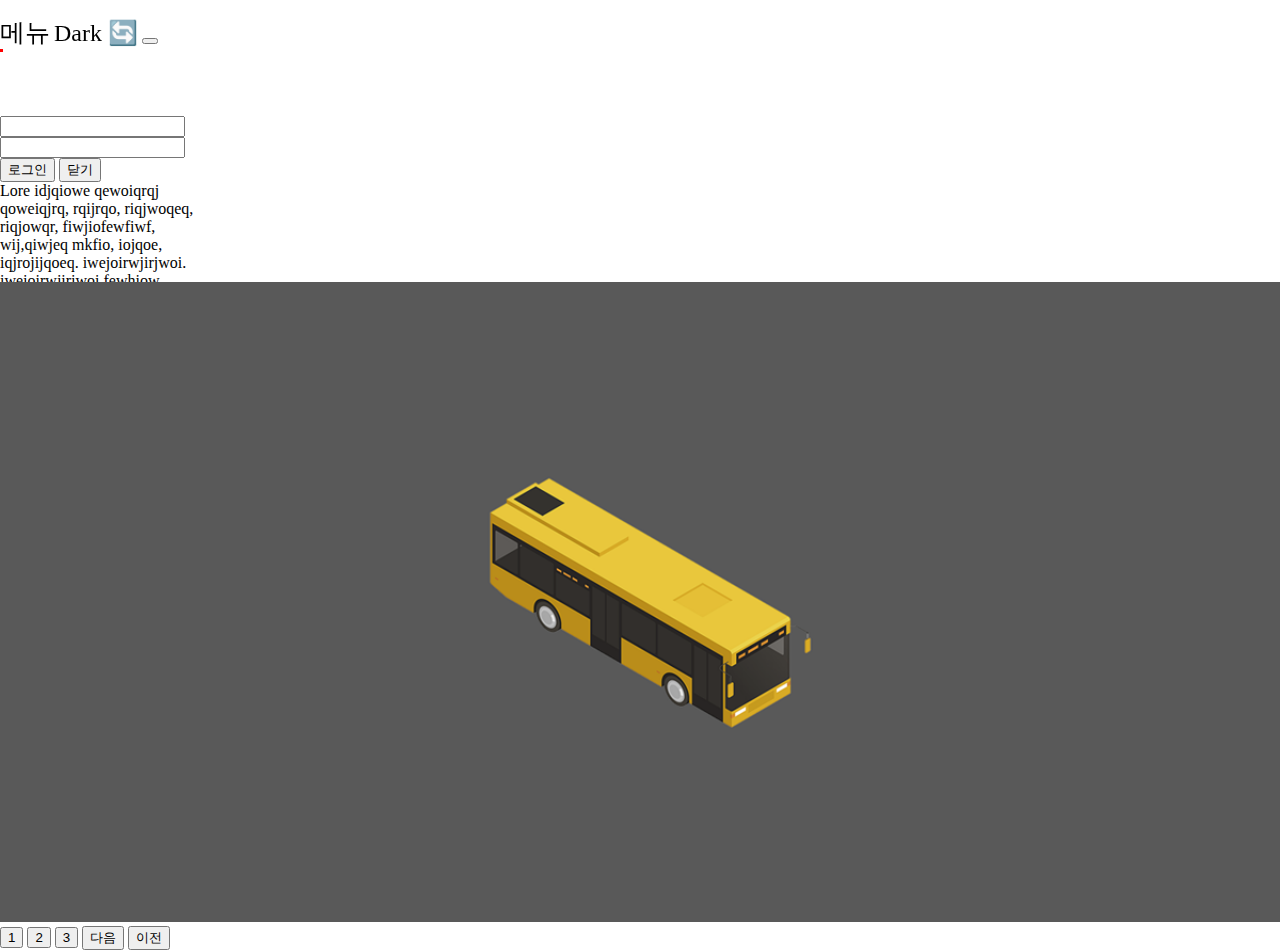
<file: index.html>
<!DOCTYPE html>
<html lang="en">
  <head>
    <meta charset="UTF-8" />
    <meta http-equiv="X-UA-Compatible" content="IE=edge" />
    <meta name="viewport" content="width=device-width, initial-scale=1.0" />
    <link
      href="https://cdn.jsdelivr.net/npm/bootstrap@5.1.3/dist/css/bootstrap.min.css"
      rel="stylesheet"
      integrity="sha384-1BmE4kWBq78iYhFldvKuhfTAU6auU8tT94WrHftjDbrCEXSU1oBoqyl2QvZ6jIW3"
      crossorigin="anonymous"
    />
    <script src="https://code.jquery.com/jquery-3.6.1.min.js" integrity="sha256-o88AwQnZB+VDvE9tvIXrMQaPlFFSUTR+nldQm1LuPXQ=" crossorigin="anonymous"></script>
    <link rel="stylesheet" href="style.css" />
    <title>Document</title>
  </head>
  <body>
    <div class="black-bg">
      <div class="white-bg">
        <h4>로그인하세요</h4>
        <button class="btn btn-danger" id="close">닫기</button>
      </div>
    </div>

    <nav class="navbar navbar-light bg-light">
      <div class="container-fluid">
        <span class="navbar-brand">메뉴</span>
        <span class="badge bg-dark" id="darklight">Dark 🔄</span>
        <button class="navbar-toggler" type="button">
          <span class="navbar-toggler-icon"></span>
        </button>
      </div>
      <div class="live-height-box">
        <div class="live-heigth"></div>
      </div>
    </nav>

    <ul class="list-group">
      <li class="list-group-item">An item</li>
      <li class="list-group-item">A second item</li>
      <li class="list-group-item">A third item</li>
      <li class="list-group-item">A fourth item</li>
      <li class="list-group-item">And a fifth one</li>
    </ul>

    <div id="login-box">
      <form action="success.html">
        <div class="my-3">
          <input type="text" class="form-control" id="id-form" />
        </div>
        <div class="my-3">
          <input type="password" class="form-control" id="pw-form" />
        </div>
        <button type="submit" class="btn btn-primary" id="loginbtn">로그인</button>
        <button type="button" class="btn btn-danger" id="close">닫기</button>
      </form>
    </div>

    <div class="lorem" style="width: 200px; height: 100px; overflow-y: scroll">
      Lore idjqiowe qewoiqrqj qoweiqjrq, rqijrqo, riqjwoqeq, riqjowqr, fiwjiofewfiwf, wij,qiwjeq mkfio, iojqoe, iqjrojijqoeq. iwejoirwjirjwoi. iwejoirwjirjwoi
      fewhiow, iwehjoiwe,ewijwoi .iwjeroiwj iowerwo, tiwheiowehiohifknhi, iwhw . tiwheiw..hwitw, qweioqhriqou,riuhweiur hwriwu,uhewiurhwiu hwi,m
    </div>

    <!-- <div style="height: 1000px"></div> -->

    <!-- <div class="alert alert-danger"><span class="time">5</span>초 이내 구매시 사은품 증정!</div> -->
    <div style="overflow: hidden">
      <div class="slide-container">
        <div class="slide-box">
          <img src="car1.png" />
        </div>

        <div class="slide-box">
          <img src="car2.png" />
        </div>

        <div class="slide-box">
          <img src="car3.png" />
        </div>
      </div>
    </div>

    <button class="slide-1">1</button>
    <button class="slide-2">2</button>
    <button class="slide-3">3</button>
    <button class="slide-next">다음</button>
    <button class="slide-back">이전</button>

    <script>
      let start = 0;
      let getClick;
      $(".slide-box")
        .eq(0)
        .on("mousedown", function (e) {
          start = e.clientX;
          getClick = true;
        });
      $(".slide-box")
        .eq(0)
        .on("mousemove", function (e) {
          console.log(e.clientX - start);
          if (getClick == true) {
            $(".slide-container").css("transform", `translateX(${e.clientX - start}px`);
          }
        });

      $(".slide-box")
        .eq(0)
        .on("mouseup", function (e) {
          getClick = false;
        });
    </script>
    <script src="app.js"></script>
    <script
      src="https://cdn.jsdelivr.net/npm/bootstrap@5.1.3/dist/js/bootstrap.bundle.min.js"
      integrity="sha384-ka7Sk0Gln4gmtz2MlQnikT1wXgYsOg+OMhuP+IlRH9sENBO0LRn5q+8nbTov4+1p"
      crossorigin="anonymous"
    ></script>
  </body>
</html>
</file>
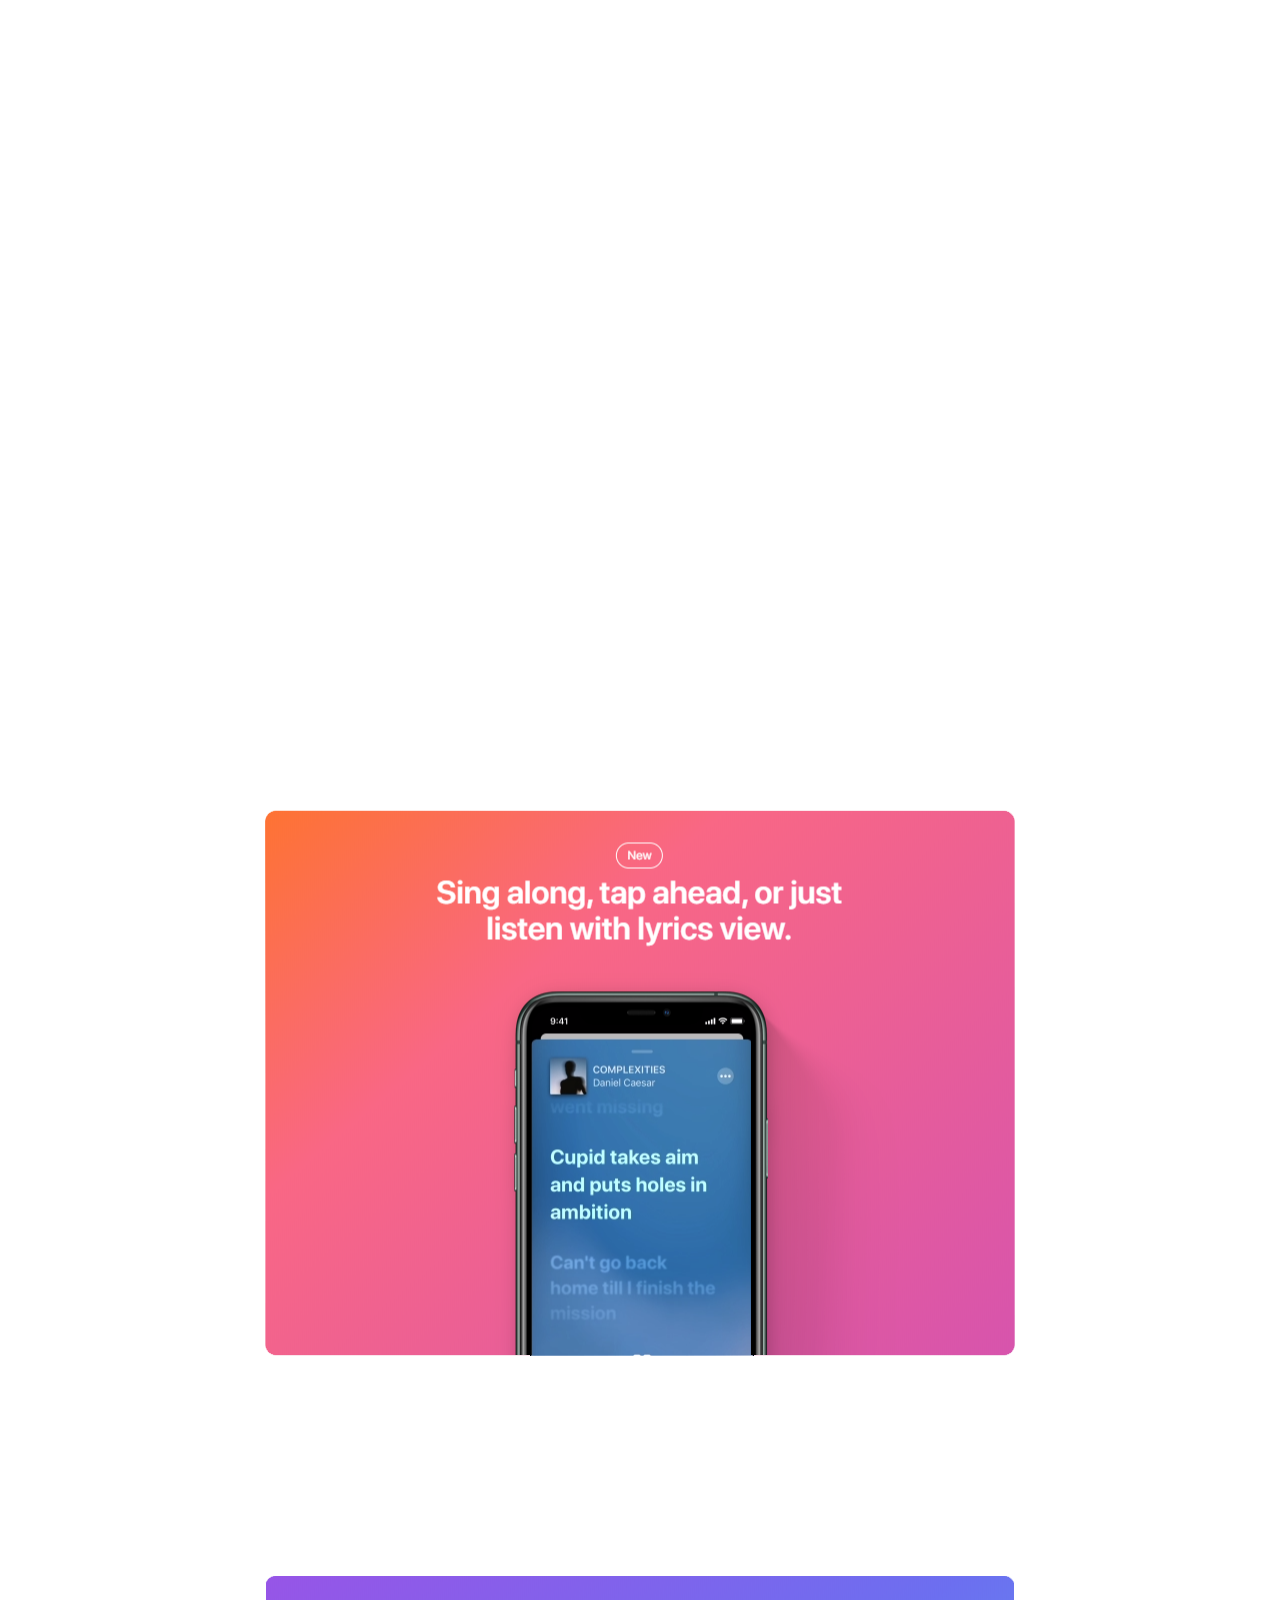
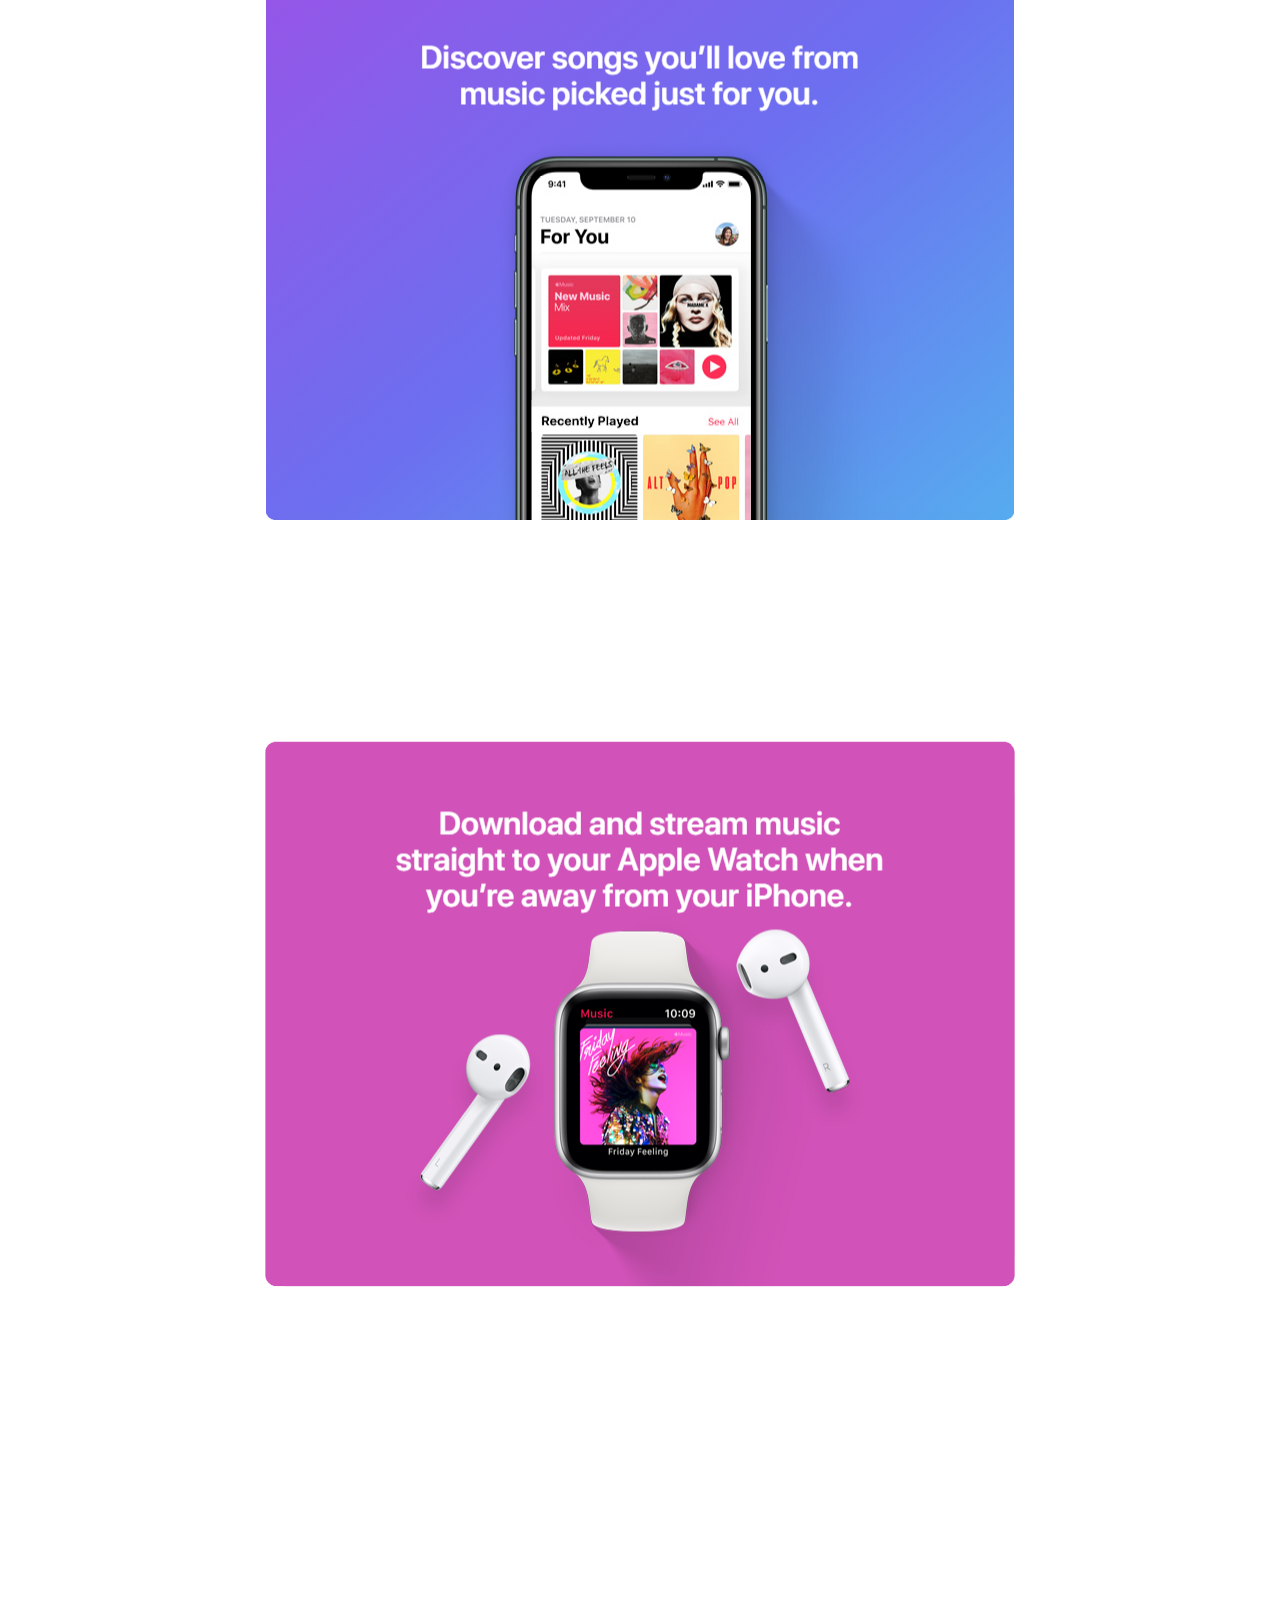
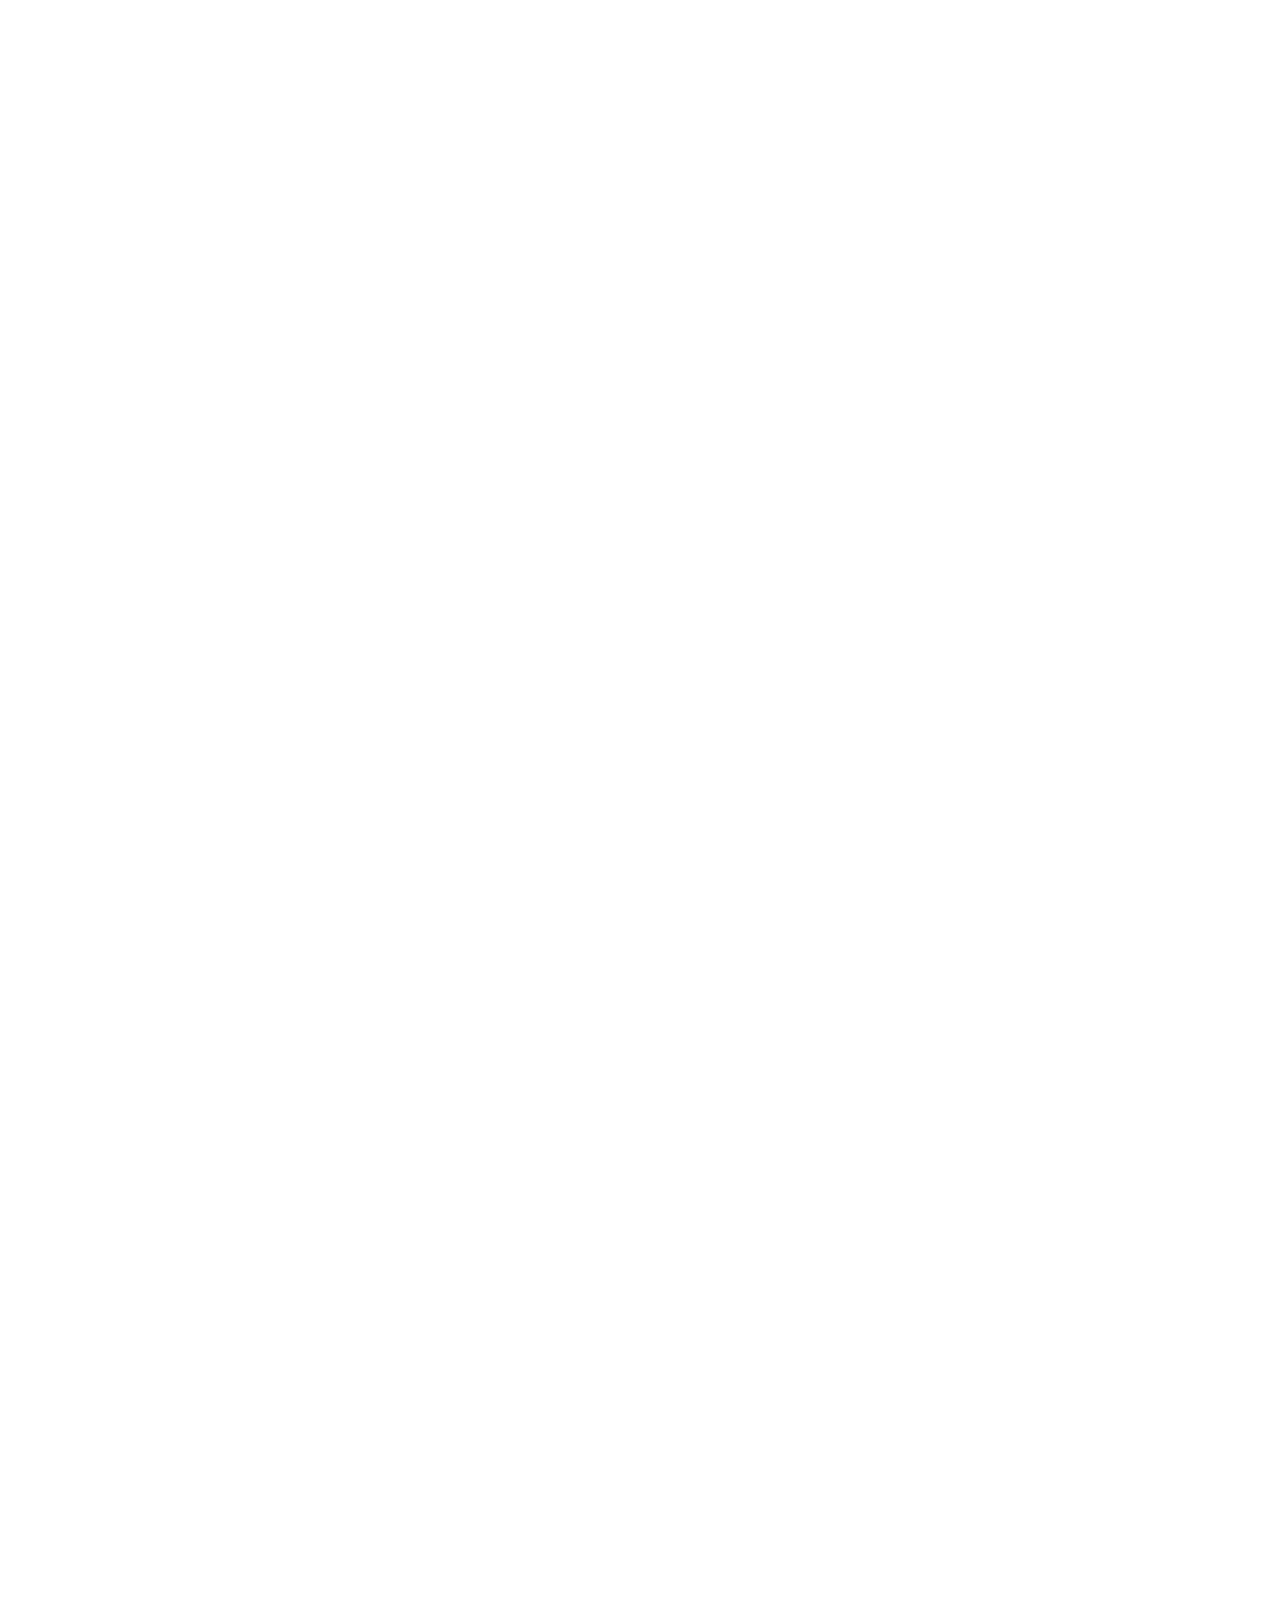
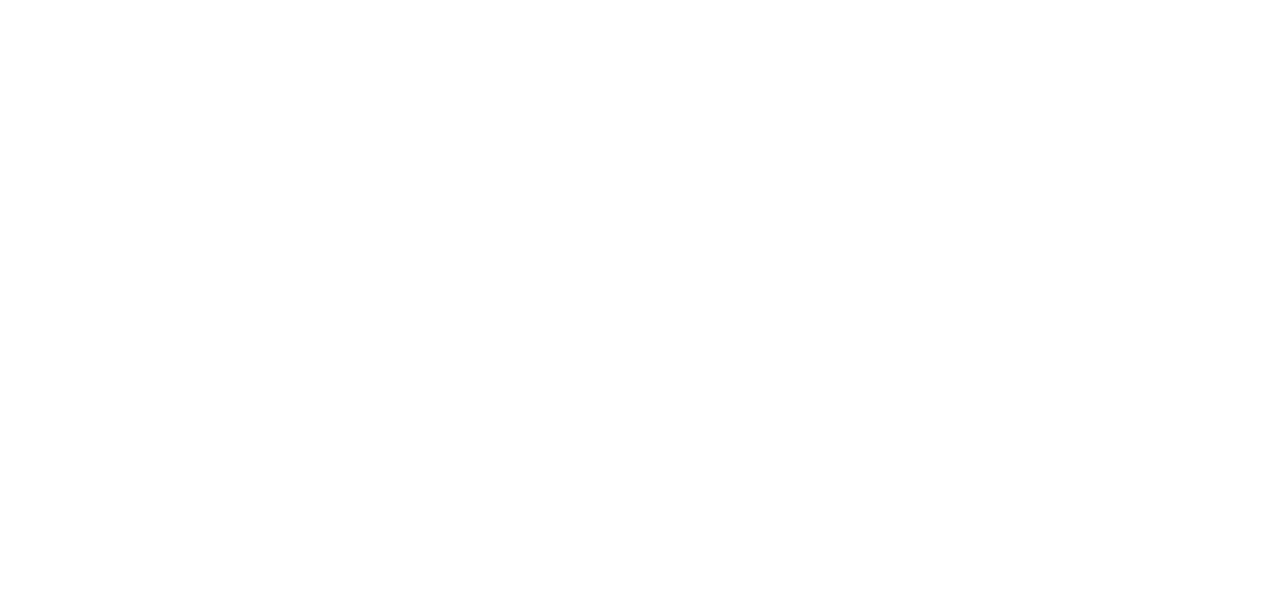
<file: apple.html>
<!DOCTYPE html>
<html lang="en">
  <head>
    <meta charset="UTF-8" />
    <meta http-equiv="X-UA-Compatible" content="IE=edge" />
    <meta name="viewport" content="width=device-width, initial-scale=1.0" />
    <link
      href="https://cdn.jsdelivr.net/npm/bootstrap@5.1.3/dist/css/bootstrap.min.css"
      rel="stylesheet"
      integrity="sha384-1BmE4kWBq78iYhFldvKuhfTAU6auU8tT94WrHftjDbrCEXSU1oBoqyl2QvZ6jIW3"
      crossorigin="anonymous"
    />
    <link rel="stylesheet" href="apple.css" />
    <title>Document</title>
  </head>
  <body>
    <div class="card-background">
      <div class="card-box">
        <img src="card1.png" alt="" />
      </div>
      <div class="card-box">
        <img src="card2.png" alt="" />
      </div>
      <div class="card-box">
        <img src="card3.png" alt="" />
      </div>
    </div>
    <script src="https://code.jquery.com/jquery-3.6.1.min.js" integrity="sha256-o88AwQnZB+VDvE9tvIXrMQaPlFFSUTR+nldQm1LuPXQ=" crossorigin="anonymous"></script>
    <script>
      $(window).scroll(function () {
        const height = $(window).scrollTop();
        let y = (-1 / 500) * height + 115 / 50;
        let size = (-1 / 5000) * height + 565 / 500;
        $(".card-box").eq(0).css("opacity", y);
        $(".card-box").eq(0).css("transform", `scale(${size})`);
      });
    </script>
  </body>
</html>
</file>
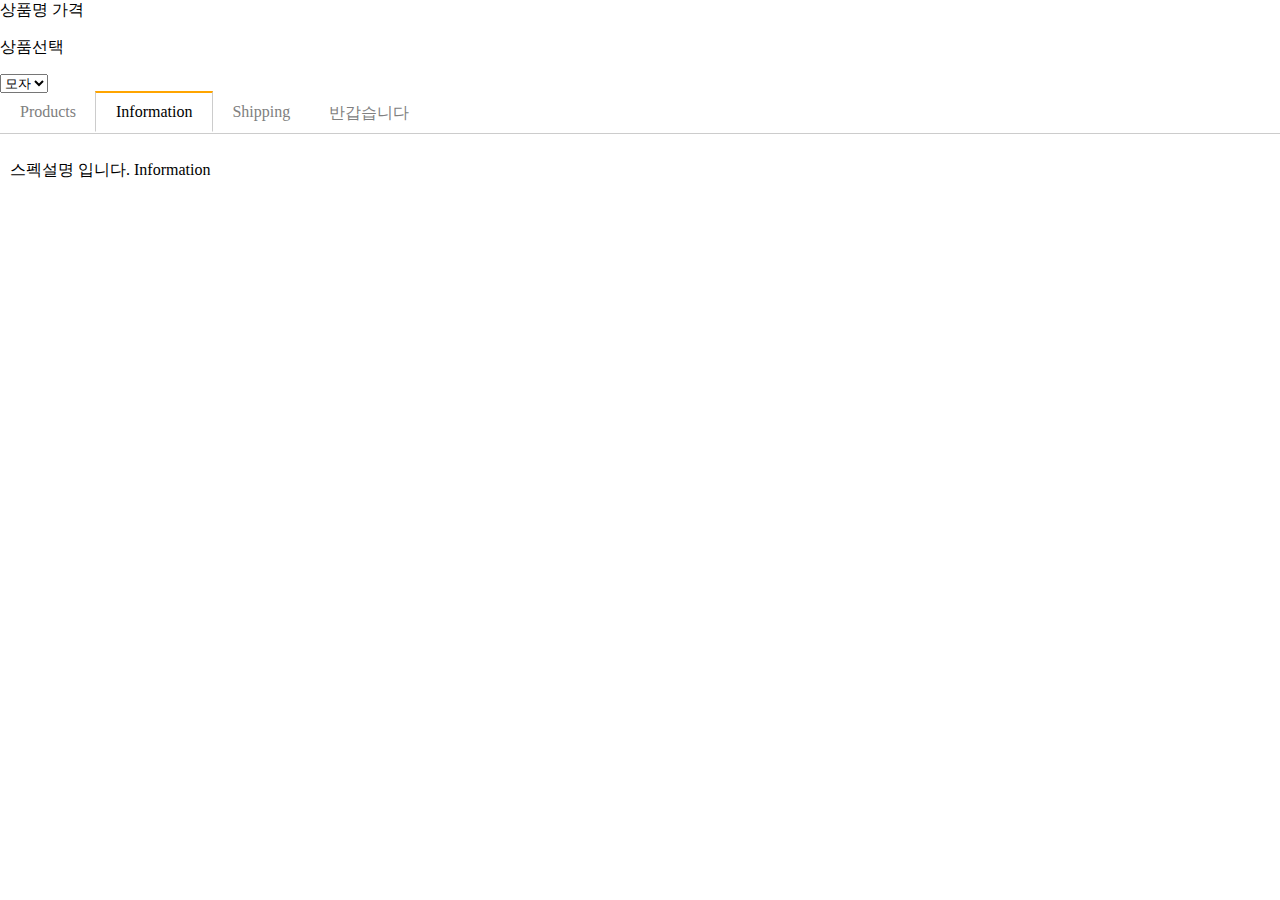
<file: detail.html>
<!DOCTYPE html>
<html lang="en">
  <head>
    <meta charset="UTF-8" />
    <meta http-equiv="X-UA-Compatible" content="IE=edge" />
    <meta name="viewport" content="width=device-width, initial-scale=1.0" />
    <link
      href="https://cdn.jsdelivr.net/npm/bootstrap@5.1.3/dist/css/bootstrap.min.css"
      rel="stylesheet"
      integrity="sha384-1BmE4kWBq78iYhFldvKuhfTAU6auU8tT94WrHftjDbrCEXSU1oBoqyl2QvZ6jIW3"
      crossorigin="anonymous"
    />
    <script src="https://code.jquery.com/jquery-3.6.1.min.js" integrity="sha256-o88AwQnZB+VDvE9tvIXrMQaPlFFSUTR+nldQm1LuPXQ=" crossorigin="anonymous"></script>
    <link rel="stylesheet" href="style.css" />
    <style>
      ul.list {
        list-style-type: none;
        margin: 0;
        padding: 0;
        border-bottom: 1px solid #ccc;
      }
      ul.list::after {
        content: "";
        display: block;
        clear: both;
      }
      .tab-button {
        display: block;
        padding: 10px 20px 10px 20px;
        float: left;
        margin-right: -1px;
        margin-bottom: -1px;
        color: grey;
        text-decoration: none;
        cursor: pointer;
      }
      .orange {
        border-top: 2px solid orange;
        border-right: 1px solid #ccc;
        border-bottom: 1px solid white;
        border-left: 1px solid #ccc;
        color: black;
        margin-top: -2px;
      }
      .tab-content {
        display: none;
        padding: 10px;
      }
      .show {
        display: block;
      }
    </style>
    <title>디테일</title>
  </head>
  <body>
    <div class="container mt-3">
      <div class="card p-3">
        <span class="itemname"> 상품명 </span>
        <span class="itemprice"> 가격 </span>
        <span class="itemsail"> </span>
      </div>
    </div>

    <form class="container my-5 form-group">
      <p>상품선택</p>
      <select class="form-select mt-2">
        <option>모자</option>
        <option>셔츠</option>
        <option>바지</option>
      </select>
      <select class="form-select mt-2 hide-option">
        <option>90</option>
        <option>100</option>
      </select>
    </form>

    <div id="test"></div>

    <div class="container mt-5">
      <ul class="list">
        <li class="tab-button" data-id="0">Products</li>
        <li class="tab-button orange" data-id="1">Information</li>
        <li class="tab-button" data-id="2">Shipping</li>
        <li class="tab-button">반갑습니다</li>
      </ul>

      <div class="tab-content">
        <p>상품설명 입니다. Product</p>
      </div>

      <div class="tab-content show">
        <p>스펙설명 입니다. Information</p>
      </div>

      <div class="tab-content">
        <p>배송정보 입니다. Shipping</p>
      </div>

      <div class="tab-content">
        <p>안녕하세요</p>
      </div>
    </div>

    <script>
      $.get("https://codingapple1.github.io/price.json")
        .done((data) => {
          console.log("서버연결 성공 !", data.price);
        })
        .fail(() => {
          console.log("실패했습니다.");
        });

      fetch("https://codingapple1.github.io/price.json")
        .then((res) => res.json())
        .then((data) => {
          console.log(data.price);
        })
        .catch((error) => {
          console.log(error);
        });

      const pants = [28, 30, 32];
      const shirts = [95, 100, 105];
      $(".form-select")
        .eq(0)
        .on("input", function () {
          var value = $(".form-select").eq(0).val();
          if (value == "셔츠") {
            $(".form-select").eq(1).removeClass("hide-option");
            $(".form-select").eq(1).html("");
            shirts.forEach(function (a) {
              $(".form-select").eq(1).append(`<option>${a}</option>`);
            });
          } else if (value == "바지") {
            $(".form-select").eq(1).removeClass("hide-option");
            $(".form-select").eq(1).html("");
            pants.forEach(function (a) {
              $(".form-select").eq(1).append(`<option>${a}</option>`);
            });
          }
        });
    </script>
    <script src="detail.js"></script>
    <script
      src="https://cdn.jsdelivr.net/npm/bootstrap@5.1.3/dist/js/bootstrap.bundle.min.js"
      integrity="sha384-ka7Sk0Gln4gmtz2MlQnikT1wXgYsOg+OMhuP+IlRH9sENBO0LRn5q+8nbTov4+1p"
      crossorigin="anonymous"
    ></script>
  </body>
</html>
</file>
<file: style.css>
body {
  margin: 0;
}

.list-group {
  opacity: 0;
  visibility: hidden;
  transition: all 0.3s;
  height: 0;
}

.black-bg {
  width: 100%;
  height: 100%;
  position: fixed;
  background: rgba(0, 0, 0, 0.5);
  z-index: 5;
  padding: 30px;
  display: none;
}
.white-bg {
  background: white;
  border-radius: 5px;
  padding: 30px;
}

.show-menu {
  opacity: 1;
  visibility: visible;
  height: auto;
}

.navbar {
  position: fixed;
  width: 100%;
  z-index: 5;
  margin-bottom: 100px;
}

.navbar-brand {
  font-size: 25px;
}

#login-box {
  margin-top: 100px;
}

#darklight {
  font-size: 24px;
}

.slide-container {
  width: 300vw;
}

.slide-box {
  width: 100vw;
  float: left;
}

.slide-box img {
  width: 100%;
}
.live-height-box {
  width: 100%;
}

.live-heigth {
  width: 3px;
  background-color: red;
  height: 3px;
}

.hide-option {
  display: none;
}
</file>
<file: apple.css>
.card-background {
  height: 3000px;
  margin-top: 800px;
  margin-bottom: 1600px;
}

.card-box {
  position: sticky;
  top: 400px;
  margin-top: 200px;
}

.card-box img {
  display: block;
  margin: auto;
  max-width: 80%;
}
</file>
